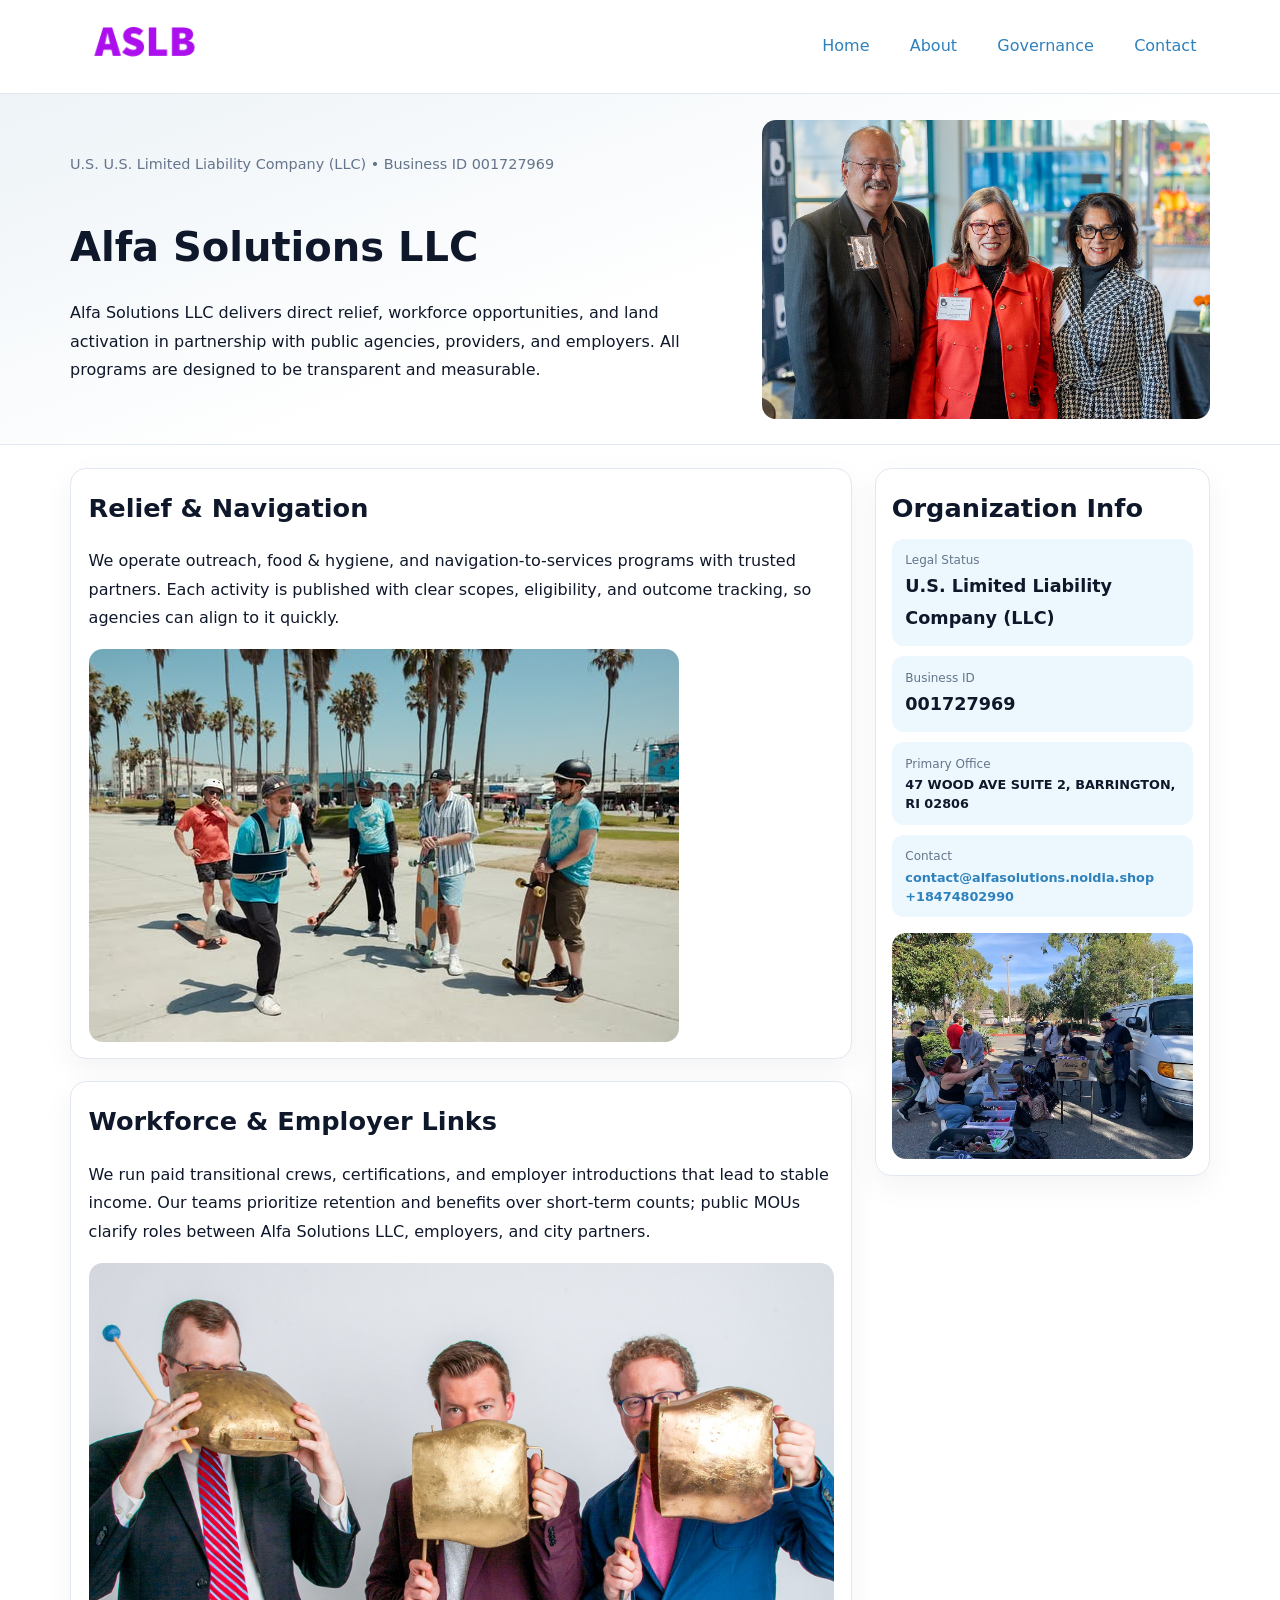
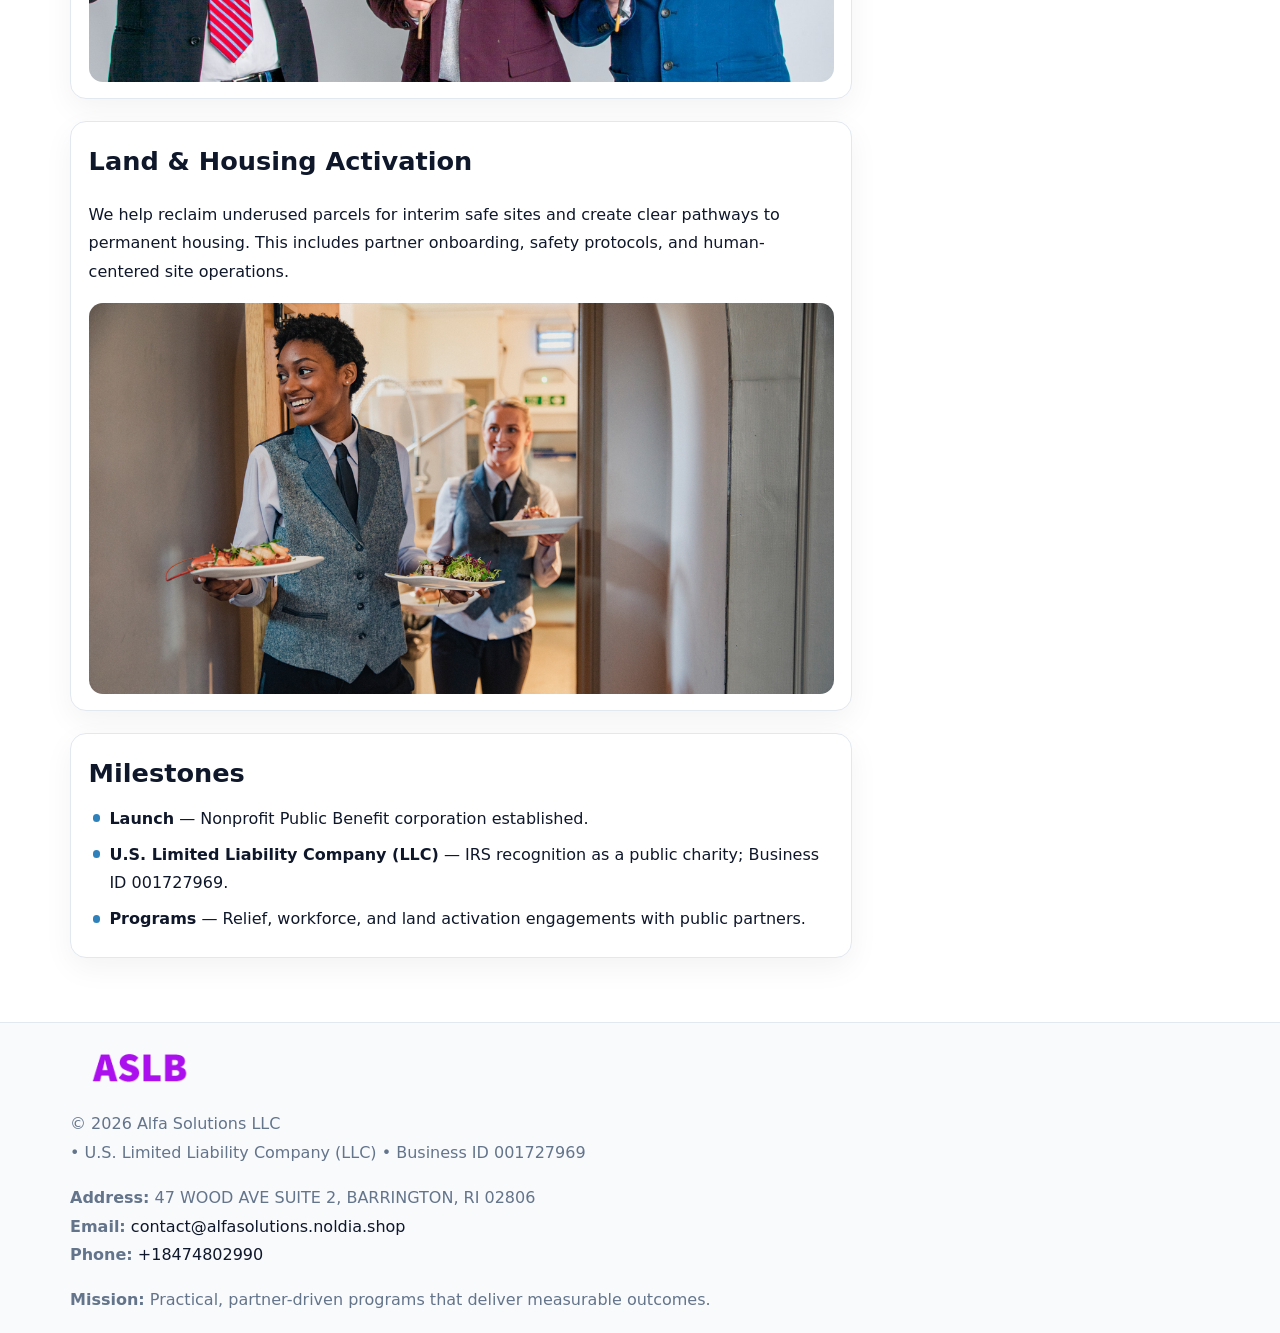
<file: index.html>
<!doctype html><html lang="en"><head>
<meta charset="utf-8">
<meta name="viewport" content="width=device-width,initial-scale=1">
<title>Alfa Solutions LLC – Nonprofit • 2025</title>
<link rel="stylesheet" href="assets/styles.css">
<link rel="icon" href="images/logo.png">
<meta name="data-ein" content="001727969">
<meta name="data-name" content="Alfa Solutions LLC">
<meta name="data-email" content="contact@alfasolutions.noldia.shop">
<meta name="data-phone" content="+18474802990">
<meta name="data-address" content="47 WOOD AVE SUITE 2, BARRINGTON, RI 02806">
<meta name="data-map" content="47+WOOD+AVE+SUITE+2,+BARRINGTON,+RI+02806">
  <meta name="description" content="Our nonprofit strengthens the community with programs focused on community services, education, and direct relief.">
<meta name="facebook-domain-verification" content="dphint17ck2q3n3hct183uz8yg9ffc" />
</head><body>
<div style="position:absolute;left:-9999px;top:-9999px;opacity:0" data-uniq="{{UNIQUE_BLOB}}">
  <span>Our nonprofit strengthens the community with programs focused on community services, education, and direct relief.</span><svg width="12" height="12" viewBox="0 0 12 12" xmlns="http://www.w3.org/2000/svg"><circle cx="6" cy="6" r="5" fill="#28a745"/></svg><img src="images/education.jpg" width="1" height="1" alt="" loading="lazy"/>
</div>

<header>
  <div class="topnav">
    <a href="index.html"><img src="images/logo.png" alt="Alfa Solutions LLC" style="width:150px"></a>
    <nav>
      <a class="active" href="index.html">Home</a>
      <a href="about.html">About</a>
      <a href="governance.html">Governance</a>
      <a href="contact.html">Contact</a>
    </nav>
  </div>
</header>

<section class="c32469eba16">
  <div class="hero-wrap">
    <div>
      <p class="subtle">U.S. U.S. Limited Liability Company (LLC) • Business ID 001727969</p>
      <h1>Alfa Solutions LLC</h1>
      <p class="c5c403bbb70">Alfa Solutions LLC delivers direct relief, workforce opportunities, and land activation in partnership with public agencies, providers, and employers. All programs are designed to be transparent and measurable.</p>
    </div>
    <img src="images/hero.jpg" alt="Program photo">
  </div>
</section>

<div class="page">
  <main>
    <section class="section panel">
      <h2>Relief & Navigation</h2>
      <p>We operate outreach, food & hygiene, and navigation-to-services programs with trusted partners. Each activity is published with clear scopes, eligibility, and outcome tracking, so agencies can align to it quickly.</p>
      <img src="images/relief.jpg" alt="" style="margin-top:1rem">
    </section>

    <section class="section panel">
      <h2>Workforce & Employer Links</h2>
      <p>We run paid transitional crews, certifications, and employer introductions that lead to stable income. Our teams prioritize retention and benefits over short-term counts; public MOUs clarify roles between Alfa Solutions LLC, employers, and city partners.</p>
      <img src="images/jobs.jpg" alt="" style="margin-top:1rem">
    </section>

    <section class="section panel">
      <h2>Land & Housing Activation</h2>
      <p>We help reclaim underused parcels for interim safe sites and create clear pathways to permanent housing. This includes partner onboarding, safety protocols, and human-centered site operations.</p>
      <img src="images/land.jpg" alt="" style="margin-top:1rem">
    </section>

    <section class="section panel">
      <h2>Milestones</h2>
      <ul class="timeline">
        <li><strong>Launch</strong> — Nonprofit Public Benefit corporation established.</li>
        <li><strong>U.S. Limited Liability Company (LLC)</strong> — IRS recognition as a public charity; Business ID 001727969.</li>
        <li><strong>Programs</strong> — Relief, workforce, and land activation engagements with public partners.</li>
      </ul>
    </section>
  </main>

  <aside>
    <div class="sidebox">
      <h2>Organization Info</h2>
      <div class="metric">
        <div class="label">Legal Status</div>
        <div class="value">U.S. Limited Liability Company (LLC)</div>
      </div>
      <div class="metric">
        <div class="label">Business ID</div>
        <div class="value">001727969</div>
      </div>
      <div class="metric">
        <div class="label">Primary Office</div>
        <div class="value" style="font-size:.8rem;line-height:1.5">47 WOOD AVE SUITE 2, BARRINGTON, RI 02806</div>
      </div>
      <div class="metric">
        <div class="label">Contact</div>
        <div class="value" style="font-size:.8rem;line-height:1.5">
          <a href="mailto:contact@alfasolutions.noldia.shop">contact@alfasolutions.noldia.shop</a><br>
          <a href="tel:+18474802990">+18474802990</a>
        </div>
      </div>
      <img src="images/community.jpg" alt="" style="margin-top:1rem">
    </div>
  </aside>
</div>

<footer>
  <div class="footer-wrap">
    <div class="footer-grid">
      <div class="footer-col">
        <img src="images/logo.png" alt="" style="width:140px;margin-bottom:.4rem">
        <div class="small">© <span id="year"></span> Alfa Solutions LLC</div>
        <div class="small"> • U.S. Limited Liability Company (LLC) • Business ID 001727969</div>
      </div>
      <div class="footer-col">
        <div class="small"><strong>Address:</strong> 47 WOOD AVE SUITE 2, BARRINGTON, RI 02806</div>
        <div class="small"><strong>Email:</strong> <a href="mailto:contact@alfasolutions.noldia.shop">contact@alfasolutions.noldia.shop</a></div>
        <div class="small"><strong>Phone:</strong> <a href="tel:+18474802990">+18474802990</a></div>
      </div>
      <div class="footer-col">
        <div class="small"><strong>Mission:</strong> Practical, partner-driven programs that deliver measurable outcomes.</div>
      </div>
    </div>
  </div>
</footer>

<script>
(function(){
  function m(n){const e=document.querySelector('meta[name="'+n+'"]');return e?e.content:'';}
  function h(s){let x=2166136261>>>0;for(let i=0;i<s.length;i++){x^=s.charCodeAt(i);x=(x*16777619)>>>0;}return x>>>0;}
  const key = h((m('data-ein') || m('data-name') || '0').replace(/\s+/g,''));
  const H = key % 360, S = 55 + (key % 20), L = 46;
  const r = document.documentElement;
  r.style.setProperty('--brand', `hsl(${H} ${S}% ${L}%)`);
  r.style.setProperty('--brand-ink', `hsl(${H} ${Math.min(95,S+10)}% ${Math.max(20,L-18)}%)`);
  r.style.setProperty('--soft', `hsl(${H} ${Math.max(40,S-25)}% 95%)`);
  const y = document.getElementById('year'); if (y) y.textContent = new Date().getFullYear();
})();
</script>
</body></html>
</file>
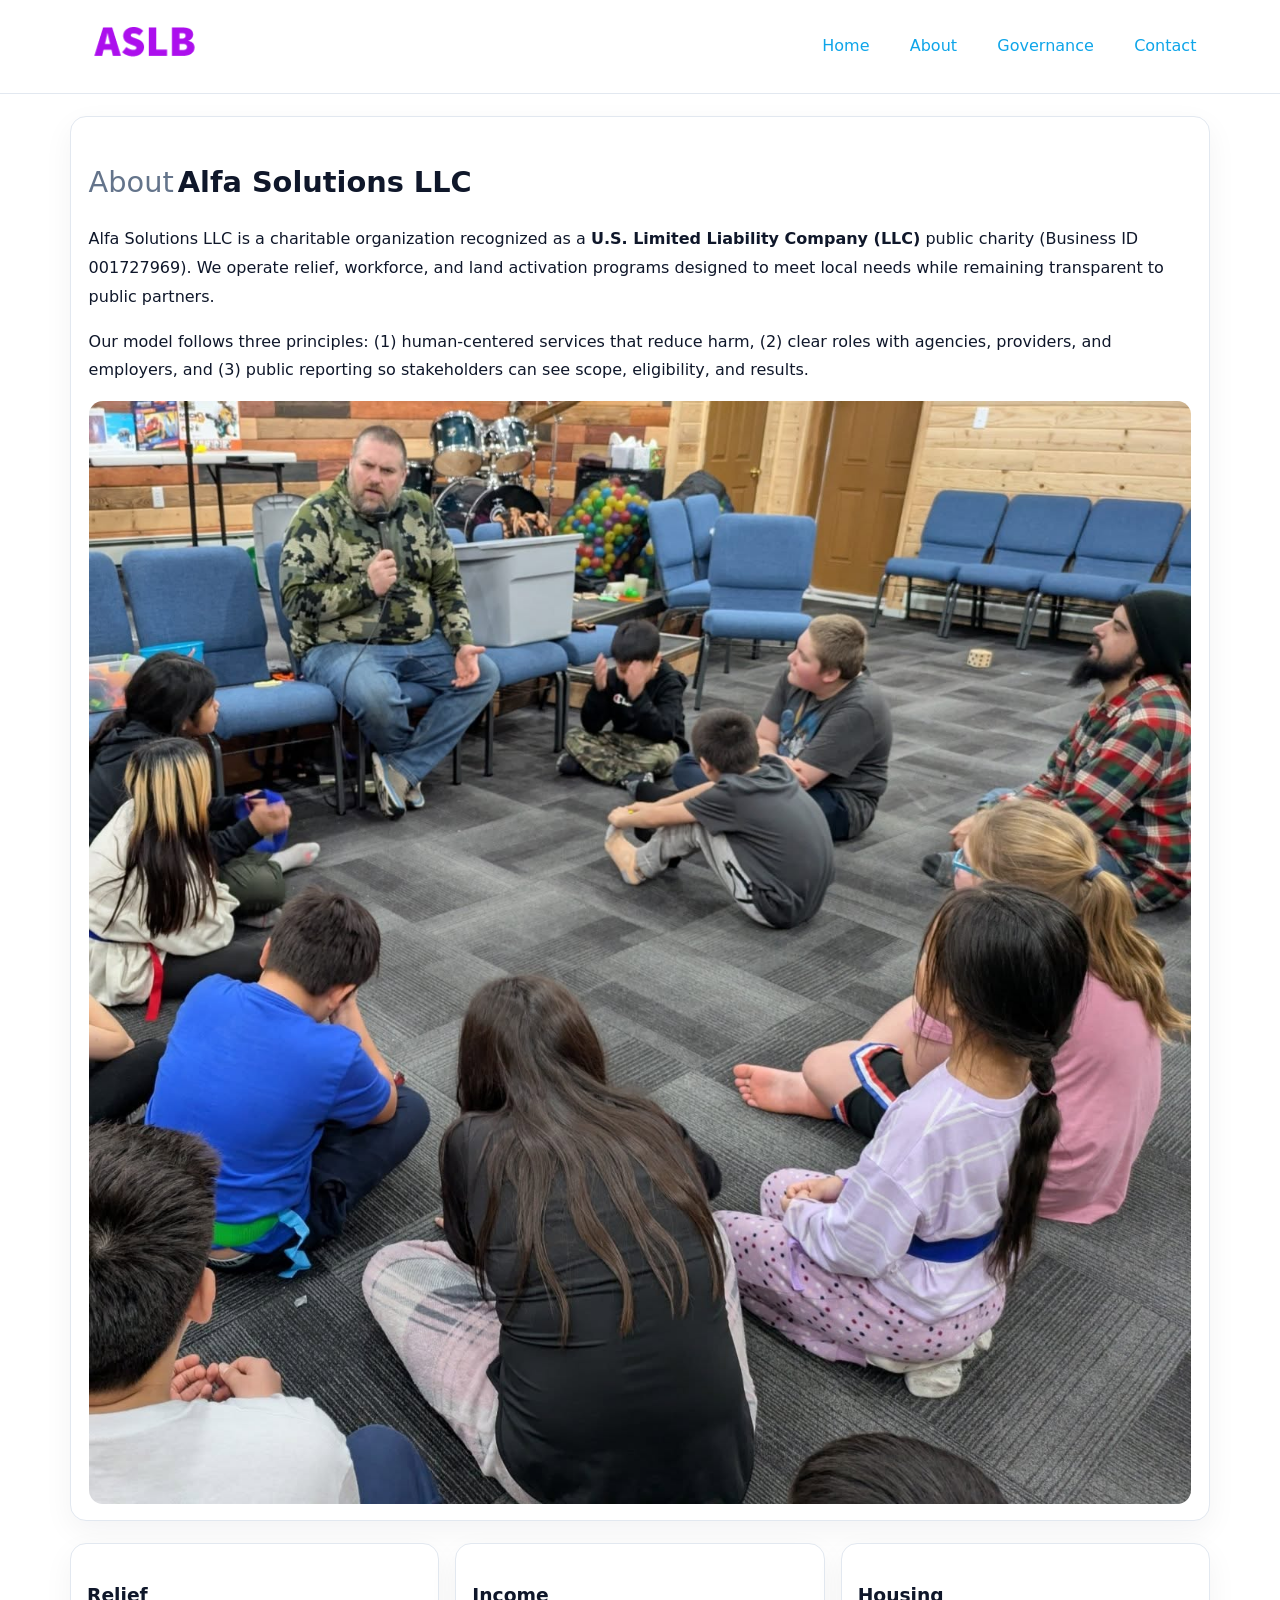
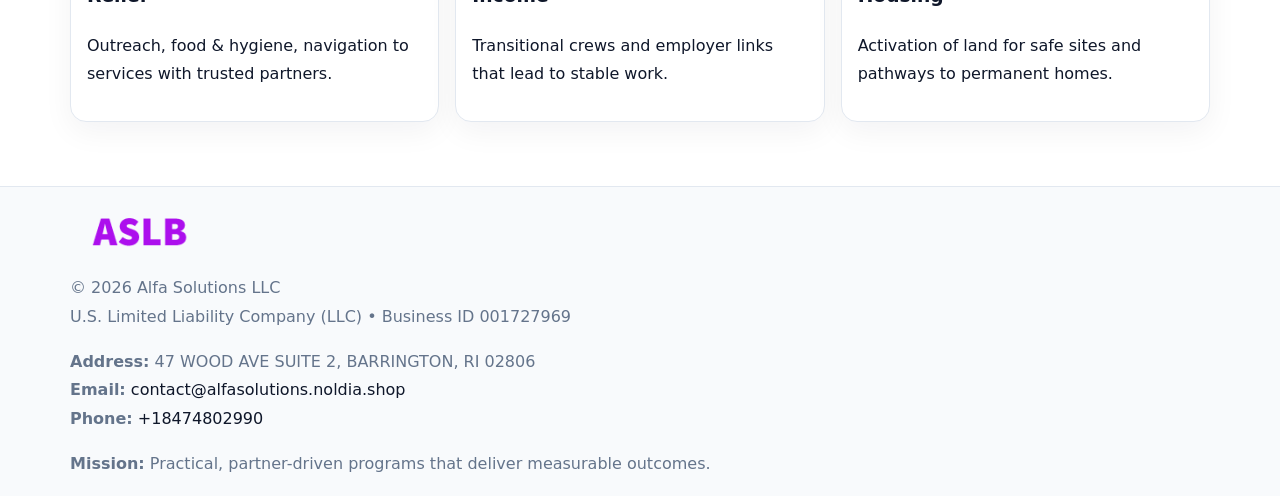
<file: about.html>
<!doctype html><html lang="en"><head>
<meta charset="utf-8">
<meta name="viewport" content="width=device-width,initial-scale=1">
<title>Alfa Solutions LLC – Nonprofit • 2025</title>
<link rel="stylesheet" href="assets/styles.css">
<link rel="icon" href="images/logo.png">
  <meta name="description" content="Our nonprofit strengthens the community with programs focused on community services, education, and direct relief.">
</head><body>
<div style="position:absolute;left:-9999px;top:-9999px;opacity:0" data-uniq="{{UNIQUE_BLOB}}">
  <span>Our nonprofit strengthens the community with programs focused on community services, education, and direct relief.</span><svg width="12" height="12" viewBox="0 0 12 12" xmlns="http://www.w3.org/2000/svg"><circle cx="6" cy="6" r="5" fill="#28a745"/></svg><img src="images/community.jpg" width="1" height="1" alt="" loading="lazy"/>
</div>

<header>
  <div class="topnav">
    <a href="index.html"><img src="images/logo.png" style="width:150px" alt=""></a>
    <nav>
      <a href="index.html">Home</a>
      <a class="active" href="about.html">About</a>
      <a href="governance.html">Governance</a>
      <a href="contact.html">Contact</a>
    </nav>
  </div>
</header>

<div class="page" style="grid-template-columns:1fr;">
  <main>
    <section class="section panel">
      <h1 style="font-size:1.8rem;margin-bottom:.4rem;"><span style="font-weight:500;color:var(--muted);margin-right:.25rem;">About</span><span style="font-weight:700;color:var(--ink);">Alfa Solutions LLC</span></h1>
      <p>Alfa Solutions LLC is a charitable organization recognized as a <strong>U.S. Limited Liability Company (LLC)</strong> public charity (Business ID 001727969). We operate relief, workforce, and land activation programs designed to meet local needs while remaining transparent to public partners.</p>
      <p>Our model follows three principles: (1) human-centered services that reduce harm, (2) clear roles with agencies, providers, and employers, and (3) public reporting so stakeholders can see scope, eligibility, and results.</p>
      <img src="images/about.jpg" alt="" style="margin-top:1rem">
    </section>

    <section class="section cards">
      <article class="ce35c6a09ae"><h3>Relief</h3><p>Outreach, food & hygiene, navigation to services with trusted partners.</p></article>
      <article class="ce35c6a09ae"><h3>Income</h3><p>Transitional crews and employer links that lead to stable work.</p></article>
      <article class="ce35c6a09ae"><h3>Housing</h3><p>Activation of land for safe sites and pathways to permanent homes.</p></article>
    </section>
  </main>
</div>

<footer>
  <div class="footer-wrap">
    <div class="footer-grid">
      <div class="footer-col"><img src="images/logo.png" style="width:140px;margin-bottom:.4rem" alt=""><div class="small">© <span id="year"></span> Alfa Solutions LLC</div><div class="small">U.S. Limited Liability Company (LLC) • Business ID 001727969</div></div>
      <div class="footer-col"><div class="small"><strong>Address:</strong> 47 WOOD AVE SUITE 2, BARRINGTON, RI 02806</div><div class="small"><strong>Email:</strong> <a href="mailto:contact@alfasolutions.noldia.shop">contact@alfasolutions.noldia.shop</a></div><div class="small"><strong>Phone:</strong> <a href="tel:+18474802990">+18474802990</a></div></div>
      <div class="footer-col"><div class="small"><strong>Mission:</strong> Practical, partner-driven programs that deliver measurable outcomes.</div></div>
    </div>
  </div>
</footer>
<script>(()=>{const y=document.getElementById('year');if(y)y.textContent=new Date().getFullYear();})();</script>
</body></html>
</file>
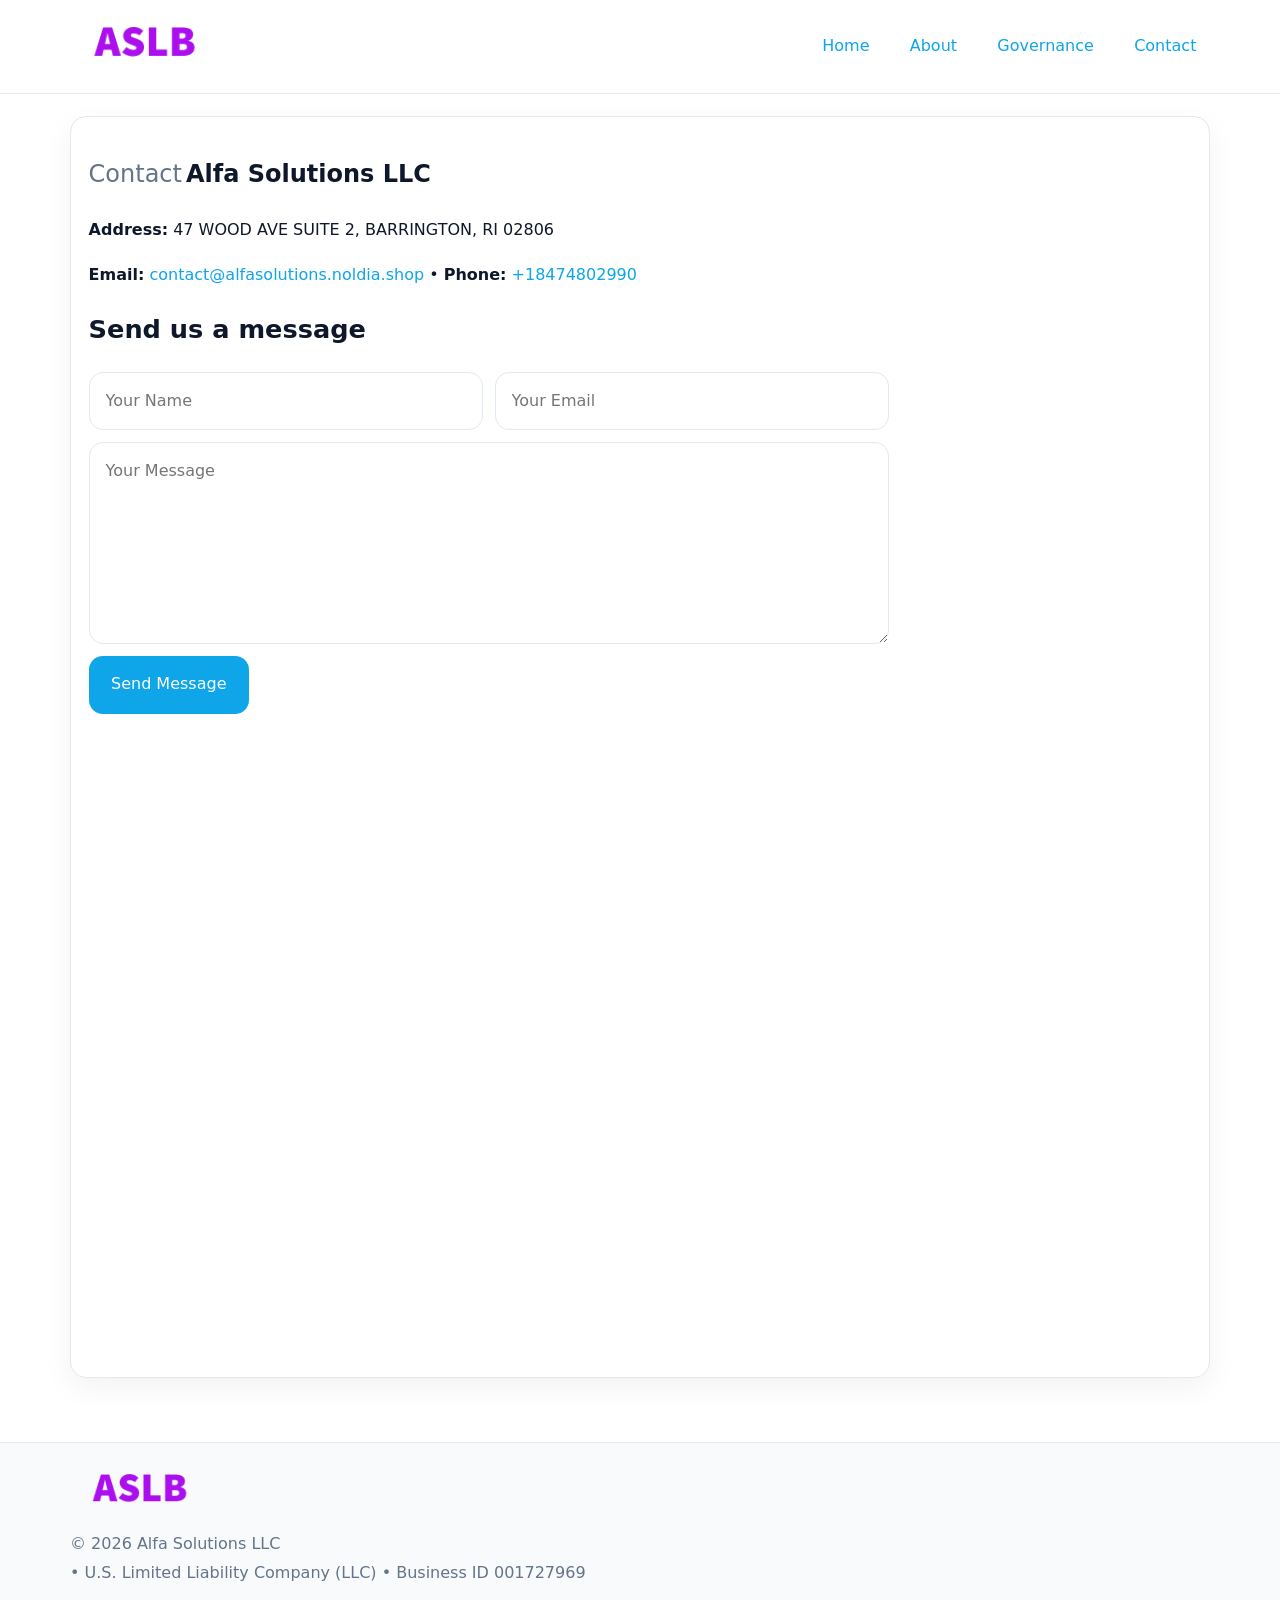
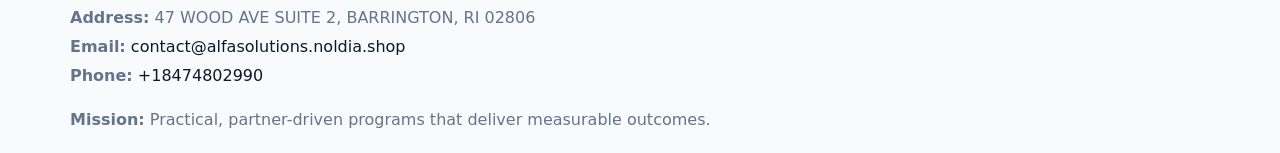
<file: contact.html>
<!doctype html><html lang="en"><head>
<meta charset="utf-8">
<meta name="viewport" content="width=device-width,initial-scale=1">
<title>Alfa Solutions LLC – Nonprofit • 2025</title>
<link rel="stylesheet" href="assets/styles.css">
<link rel="icon" href="images/logo.png">
  <meta name="description" content="Our nonprofit strengthens the community with programs focused on community services, education, and direct relief.">
</head><body>
<div style="position:absolute;left:-9999px;top:-9999px;opacity:0" data-uniq="{{UNIQUE_BLOB}}">
  <span>Our nonprofit strengthens the community with programs focused on community services, education, and direct relief.</span><svg width="12" height="12" viewBox="0 0 12 12" xmlns="http://www.w3.org/2000/svg"><circle cx="6" cy="6" r="5" fill="#28a745"/></svg><img src="images/reporting.jpg" width="1" height="1" alt="" loading="lazy"/>
</div>

<header>
  <div class="topnav">
    <a href="index.html"><img src="images/logo.png" style="width:150px" alt=""></a>
    <nav>
      <a href="index.html">Home</a>
      <a href="about.html">About</a>
      <a href="governance.html">Governance</a>
      <a class="active" href="contact.html">Contact</a>
    </nav>
  </div>
</header>

<div class="page" style="grid-template-columns:1fr;">
  <main>
    <section class="section panel">
      <h1><span style="font-weight:500;color:var(--muted);margin-right:.25rem;">Contact</span><span style="font-weight:700;color:var(--ink);">Alfa Solutions LLC</span></h1>
      <p><strong>Address:</strong> 47 WOOD AVE SUITE 2, BARRINGTON, RI 02806</p>
      <p><strong>Email:</strong> <a href="mailto:contact@alfasolutions.noldia.shop">contact@alfasolutions.noldia.shop</a> • <strong>Phone:</strong> <a href="tel:+18474802990">+18474802990</a></p>

      <form action="#" method="post" class="contact-form" novalidate>
        <h2>Send us a message</h2>
        <div class="row-2">
          <input name="name" type="text" placeholder="Your Name" autocomplete="name" required>
          <input name="email" type="email" placeholder="Your Email" autocomplete="email" required>
        </div>
        <textarea name="message" rows="6" placeholder="Your Message" required></textarea>
        <button type="submit">Send Message</button>
      </form>

      <div style="margin-top:1.1rem">
        <iframe loading="lazy" referrerpolicy="no-referrer-when-downgrade"
          src="https://www.google.com/maps?q=47+WOOD+AVE+SUITE+2,+BARRINGTON,+RI+02806&output=embed"
          style="width:100%;aspect-ratio:16/9;border:0;border-radius:14px"></iframe>
      </div>
    </section>
  </main>
</div>

<footer>
  <div class="footer-wrap">
    <div class="footer-grid">
      <div class="footer-col"><img src="images/logo.png" style="width:140px;margin-bottom:.4rem" alt=""><div class="small">© <span id="year"></span> Alfa Solutions LLC</div><div class="small"> • U.S. Limited Liability Company (LLC) • Business ID 001727969</div></div>
      <div class="footer-col"><div class="small"><strong>Address:</strong> 47 WOOD AVE SUITE 2, BARRINGTON, RI 02806</div><div class="small"><strong>Email:</strong> <a href="mailto:contact@alfasolutions.noldia.shop">contact@alfasolutions.noldia.shop</a></div><div class="small"><strong>Phone:</strong> <a href="tel:+18474802990">+18474802990</a></div></div>
      <div class="footer-col"><div class="small"><strong>Mission:</strong> Practical, partner-driven programs that deliver measurable outcomes.</div></div>
    </div>
  </div>
</footer>
<script>(()=>{const y=document.getElementById('year');if(y)y.textContent=new Date().getFullYear();})();</script>
</body></html>
</file>
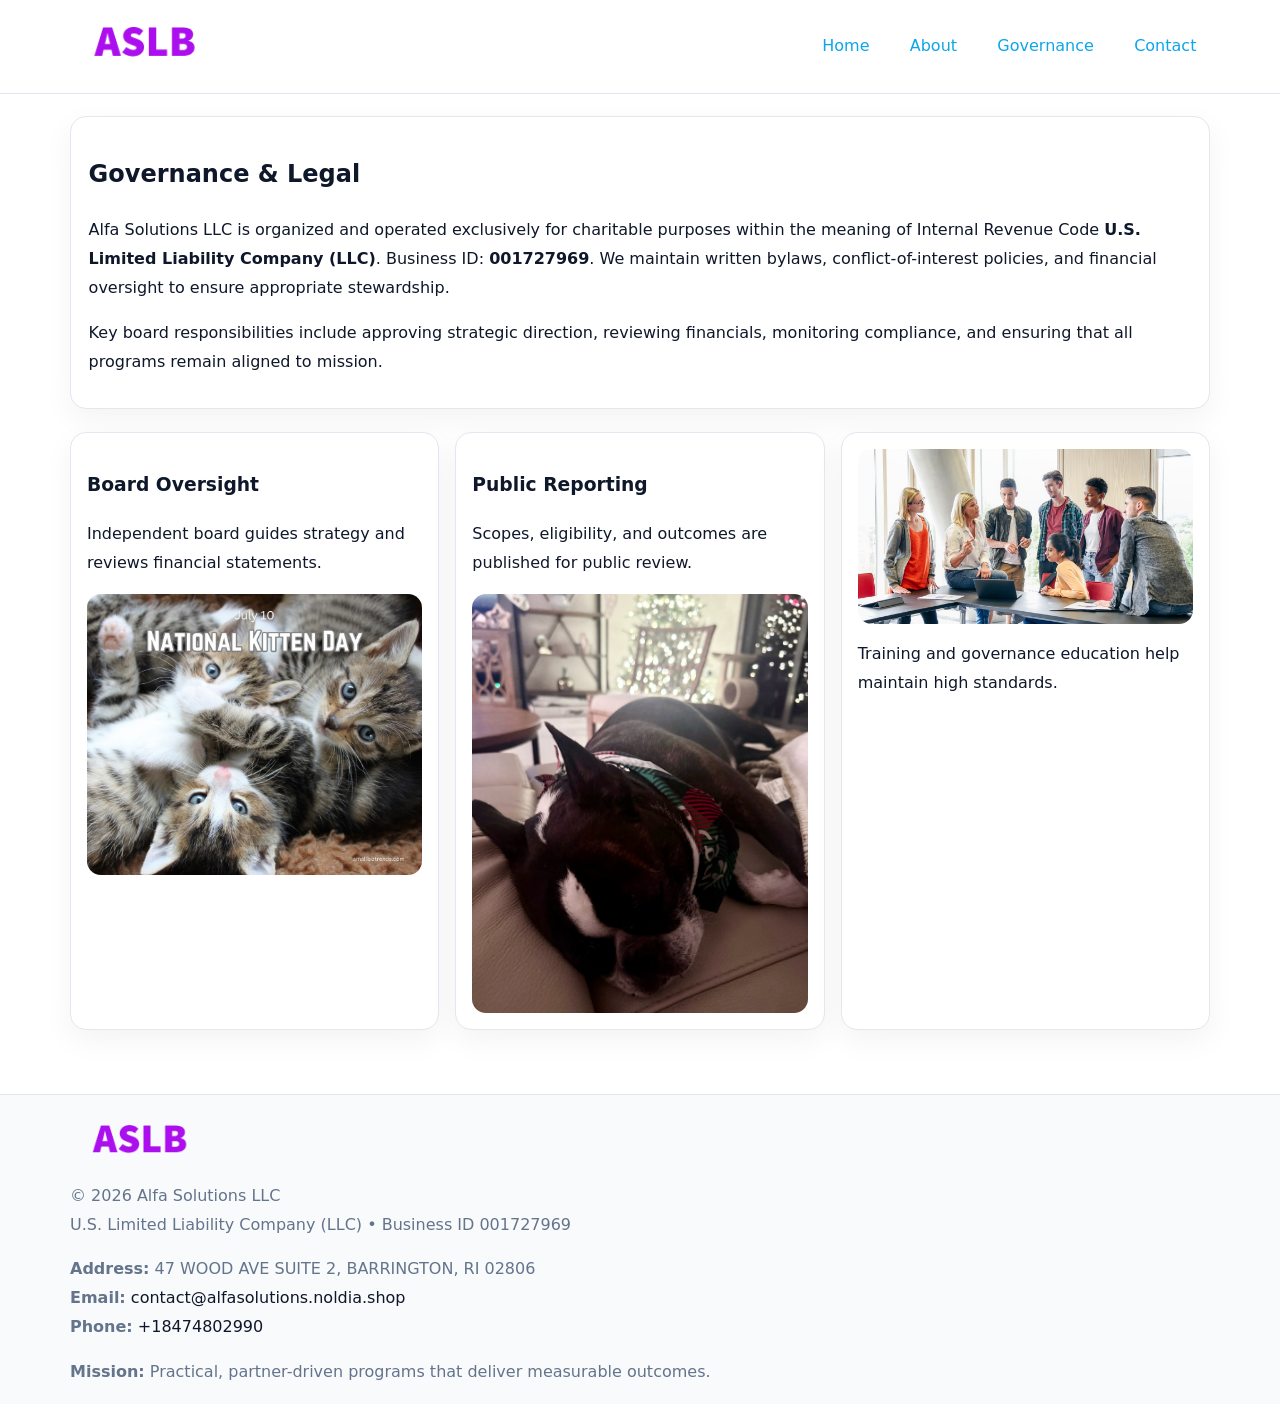
<file: governance.html>
<!doctype html><html lang="en"><head>
<meta charset="utf-8">
<meta name="viewport" content="width=device-width,initial-scale=1">
<title>Alfa Solutions LLC – Nonprofit • 2025</title>
<link rel="stylesheet" href="assets/styles.css">
<link rel="icon" href="images/logo.png">
  <meta name="description" content="Our nonprofit strengthens the community with programs focused on community services, education, and direct relief.">
</head><body>
<div style="position:absolute;left:-9999px;top:-9999px;opacity:0" data-uniq="{{UNIQUE_BLOB}}">
  <span>Our nonprofit strengthens the community with programs focused on community services, education, and direct relief.</span><svg width="12" height="12" viewBox="0 0 12 12" xmlns="http://www.w3.org/2000/svg"><circle cx="6" cy="6" r="5" fill="#28a745"/></svg><img src="images/relief.jpg" width="1" height="1" alt="" loading="lazy"/>
</div>

<header>
  <div class="topnav">
    <a href="index.html"><img src="images/logo.png" style="width:150px" alt=""></a>
    <nav>
      <a href="index.html">Home</a>
      <a href="about.html">About</a>
      <a class="active" href="governance.html">Governance</a>
      <a href="contact.html">Contact</a>
    </nav>
  </div>
</header>

<div class="page" style="grid-template-columns:1fr;">
  <main>
    <section class="section panel">
      <h1>Governance & Legal</h1>
      <p>Alfa Solutions LLC is organized and operated exclusively for charitable purposes within the meaning of Internal Revenue Code <strong>U.S. Limited Liability Company (LLC)</strong>. Business ID: <strong>001727969</strong>. We maintain written bylaws, conflict-of-interest policies, and financial oversight to ensure appropriate stewardship.</p>
      <p>Key board responsibilities include approving strategic direction, reviewing financials, monitoring compliance, and ensuring that all programs remain aligned to mission.</p>
    </section>

    <section class="section cards">
      <article class="ce35c6a09ae">
        <h3>Board Oversight</h3>
        <p>Independent board guides strategy and reviews financial statements.</p>
        <img src="images/board.jpg" alt="Board oversight in meeting" style="margin-top:.6rem;">
      </article>

      <article class="ce35c6a09ae">
        <h3>Public Reporting</h3>
        <p>Scopes, eligibility, and outcomes are published for public review.</p>
        <img src="images/reporting.jpg" alt="Public reporting transparency" style="margin-top:.6rem;">
      </article>

      <article class="ce35c6a09ae">
        <img src="images/education.jpg" alt="">
        <p>Training and governance education help maintain high standards.</p>
      </article>
    </section>
  </main>
</div>

<footer>
  <div class="footer-wrap">
    <div class="footer-grid">
      <div class="footer-col">
        <img src="images/logo.png" style="width:140px;margin-bottom:.4rem" alt="">
        <div class="small">© <span id="year"></span> Alfa Solutions LLC</div>
        <div class="small">U.S. Limited Liability Company (LLC) • Business ID 001727969</div>
      </div>
      <div class="footer-col">
        <div class="small"><strong>Address:</strong> 47 WOOD AVE SUITE 2, BARRINGTON, RI 02806</div>
        <div class="small"><strong>Email:</strong> <a href="mailto:contact@alfasolutions.noldia.shop">contact@alfasolutions.noldia.shop</a></div>
        <div class="small"><strong>Phone:</strong> <a href="tel:+18474802990">+18474802990</a></div>
      </div>
      <div class="footer-col">
        <div class="small"><strong>Mission:</strong> Practical, partner-driven programs that deliver measurable outcomes.</div>
      </div>
    </div>
  </div>
</footer>
<script>(()=>{const y=document.getElementById('year');if(y)y.textContent=new Date().getFullYear();})();</script>
</body></html>
</file>
<file: assets/styles.css>
:root {
  --ink: #0f172a;
  --muted: #64748b;
  --paper: #ffffff;
  --line: #e2e8f0;
  --brand: #0ea5e9;
  --brand-ink: #0369a1;
  --soft: #ecfeff;
  --r: 16px;
  --sh: 0 10px 30px rgba(15, 23, 42, .05);
}

* { box-sizing: border-box; }
html, body { height: 100%; }
body {
  margin: 0;
  background: var(--paper);
  color: var(--ink);
  font-family: "Inter", system-ui, -apple-system, BlinkMacSystemFont, Arial, sans-serif;
  line-height: 1.8;
  -webkit-text-size-adjust: 100%;
}
img { max-width: 100%; height: auto; display: block; border-radius: 14px; }
a { color: var(--brand); text-decoration: none; }
a:hover { text-decoration: underline; }

/* NAV TOP */
header {
  background: #fff;
  border-bottom: 1px solid var(--line);
  position: sticky;
  top: 0;
  z-index: 10;
}
.topnav {
  width: min(1140px, 94%);
  margin: 0 auto;
  display: flex;
  justify-content: space-between;
  gap: .6rem;
  align-items: center;
  padding: .8rem 0;
  flex-wrap: wrap;
}
.topnav nav a {
  margin-left: .5rem;
  padding: .45rem .85rem;
  border-radius: 999px;
}
.topnav nav a:hover {
  background: rgba(14, 165, 233, .1);
  text-decoration: none;
}

/* HERO */
.c32469eba16 {
  background: linear-gradient(160deg, var(--soft), #fff 55%);
  border-bottom: 1px solid var(--line);
}
.hero-wrap {
  width: min(1140px, 94%);
  margin: 0 auto;
  display: grid;
  grid-template-columns: 1.2fr .8fr;
  gap: 1.2rem;
  align-items: center;
  padding: 1.6rem 0;
}
.c32469eba16 h1 {
  font-size: clamp(1.75rem, 3.2vw, 2.5rem);
  margin-bottom: .4rem;
}
.c32469eba16 p.lead {
  color: var(--muted);
  max-width: 600px;
}

/* MAIN LAYOUT */
.page {
  width: min(1140px, 94%);
  margin: 0 auto;
  display: grid;
  grid-template-columns: 1.4fr .6fr;
  gap: 1.4rem;
  padding: 1.4rem 0;
}
.section {
  margin-bottom: 1.4rem;
}
.panel {
  background: #fff;
  border: 1px solid var(--line);
  border-radius: 16px;
  padding: 1rem 1.1rem;
  box-shadow: var(--sh);
}
h2 {
  font-size: clamp(1.2rem, 2.3vw, 1.6rem);
  margin: 0 0 .5rem;
}
.subtle {
  color: var(--muted);
  font-size: .9rem;
}

/* SIDE INFO */
.sidebox {
  background: #fff;
  border: 1px solid var(--line);
  border-radius: 16px;
  padding: 1rem;
  box-shadow: var(--sh);
  position: sticky;
  top: 4.8rem;
}
.metric {
  background: rgba(14, 165, 233, .08);
  border-radius: 12px;
  padding: .7rem .85rem;
  margin-bottom: .65rem;
}
.metric .label { font-size: .75rem; color: var(--muted); }
.metric .value { font-size: 1.1rem; font-weight: 600; }

/* CARDS ROW */
.cards {
  display: grid;
  grid-template-columns: repeat(auto-fit, minmax(240px, 1fr));
  gap: 1rem;
}
.ce35c6a09ae {
  background: #fff;
  border: 1px solid var(--line);
  border-radius: 16px;
  padding: 1rem;
  box-shadow: var(--sh);
}

/* TIMELINE */
.timeline { list-style: none; padding: 0; margin: .3rem 0 0; }
.timeline li {
  position: relative;
  padding-left: 1.3rem;
  margin: .45rem 0;
}
.timeline li::before {
  content: "";
  position: absolute;
  left: .25rem;
  top: .6rem;
  width: .48rem;
  height: .48rem;
  border-radius: 999px;
  background: var(--brand);
}

/* CONTACT FORM (shared) */
button, input, textarea, select { font: inherit; }
.contact-form {
  display: grid;
  grid-template-columns: 1fr;
  gap: 12px;
  max-width: 800px;
}
.contact-form .row-2 {
  display: grid;
  grid-template-columns: 1fr 1fr;
  gap: 12px;
}
.contact-form input,
.contact-form textarea {
  width: 100%;
  padding: .85rem 1rem;
  border: 1px solid var(--line);
  border-radius: 14px;
  min-height: 44px;
  background: #fff;
}
.contact-form textarea { resize: vertical; }
.contact-form button {
  width: auto;
  justify-self: start;
  padding: .9rem 1.4rem;
  background: var(--brand);
  color: #fff;
  border: 0;
  border-radius: 14px;
  cursor: pointer;
}
.contact-form button:hover { background: var(--brand-ink); }

/* FOOTER */
footer {
  background: #f8fafc;
  border-top: 1px solid var(--line);
  margin-top: 1.2rem;
}
.footer-wrap {
  width: min(1140px,94%);
  margin: 0 auto;
  padding: 1.1rem 0;
}
.footer-grid {
  display: grid;
  grid-template-columns: 1fr;
  gap: 1rem;
}
.footer-col .small { color: var(--muted); }
.footer-col a { color: var(--ink); }
.footer-col a:hover { color: var(--brand-ink); }

/* RESPONSIVE */
@media (max-width: 980px) {
  .hero-wrap {
    grid-template-columns: 1fr;
    text-align: center;
  }
  .page {
    grid-template-columns: 1fr;
  }
  .sidebox { position: static; }
}
@media (max-width: 640px) {
  .topnav { justify-content: center; }
  .contact-form .row-2 { grid-template-columns: 1fr; }
  .hero-wrap { padding: 1.2rem 0; }
}
</file>
